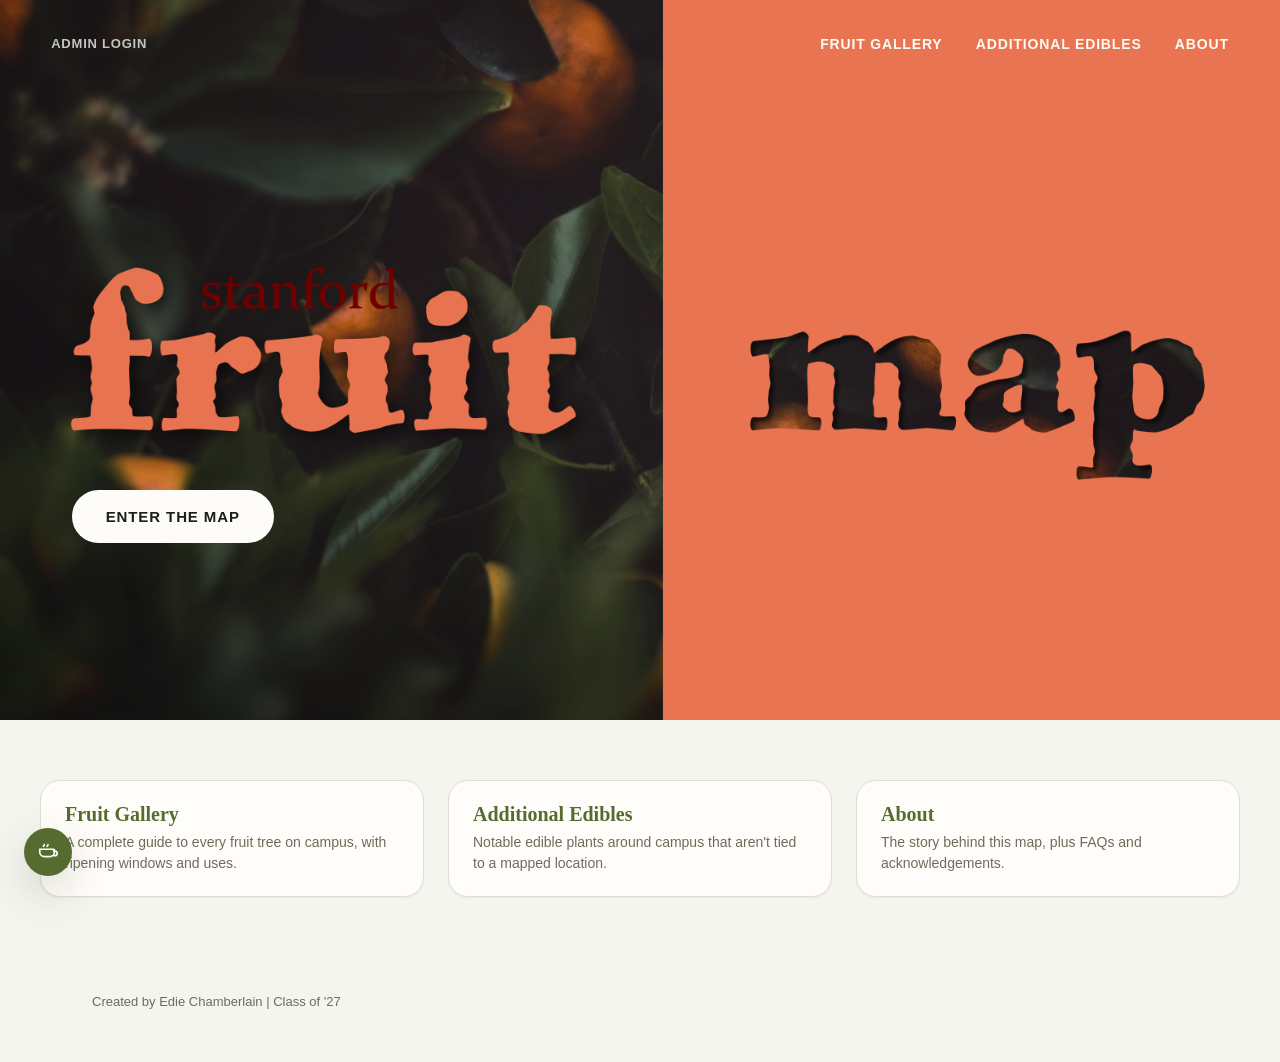
<file: index.html>
<!DOCTYPE html>
<html lang="en">
<head>
  <meta charset="UTF-8">
  <meta name="viewport" content="width=device-width, initial-scale=1.0">
  <meta http-equiv="Content-Security-Policy" content="default-src 'self'; script-src 'self' https://www.googletagmanager.com https://www.google-analytics.com; style-src 'self' 'unsafe-inline' https://fonts.googleapis.com; font-src 'self' https://fonts.gstatic.com; img-src 'self' data: https://www.google-analytics.com; connect-src 'self' https://www.google-analytics.com https://*.google-analytics.com https://www.googletagmanager.com; frame-src https://www.googletagmanager.com; object-src 'none'; base-uri 'self'; frame-ancestors 'self';">
  <meta http-equiv="X-Content-Type-Options" content="nosniff">
  <meta name="referrer" content="strict-origin-when-cross-origin">
  <title>Stanford Fruit Map</title>
  <link rel="icon" type="image/png" href="fruit-map/icons/orange.png">
  <link rel="preconnect" href="https://fonts.googleapis.com">
  <link rel="preconnect" href="https://fonts.gstatic.com" crossorigin>
  <link href="https://fonts.googleapis.com/css2?family=Cormorant+Garamond:ital,wght@0,500;0,600;0,700;1,500;1,600&family=Public+Sans:wght@400;500;600;700&display=swap" rel="stylesheet">
  <link rel="stylesheet" href="home.css" />

  <!-- Google Tag Manager — the init call lives in gtm.js rather than
       inline, since the site's CSP intentionally has no 'unsafe-inline'
       in script-src (that's a real XSS protection, not boilerplate). -->
  <script src="gtm.js"></script>
</head>
<body>
  <!-- Google Tag Manager (noscript) -->
  <noscript><iframe src="https://www.googletagmanager.com/ns.html?id=GTM-WT5KM7VB"
    height="0" width="0" style="display:none;visibility:hidden"></iframe></noscript>
  <!-- End Google Tag Manager (noscript) -->
  <!-- Hero: the designed baseline image (photo + "stanford"/"fruit"/"map"
       typography, already final) is used as-is, swapped for a dedicated
       portrait crop under 768px via CSS background-image media queries (see
       home.css) so each device only ever downloads its own image. Only the
       nav links and the "Enter the Map" button are real overlaid elements —
       positioned by percentage so they stay put as the image scales with
       the viewport. -->
  <section class="hero-image-wrap" role="img" aria-label="Stanford Fruit Map — campus foraging made easy">
    <a href="fruit-map/admin.html" class="hero-admin-link">Admin Login</a>

    <nav class="hero-nav-overlay">
      <a href="fruit-map/index.html#gallery">Fruit Gallery</a>
      <a href="fruit-map/index.html#edible">Additional Edibles</a>
      <a href="fruit-map/index.html#about">About</a>
    </nav>

    <button id="hamburgerBtn" class="hamburger-btn" aria-label="Open menu" aria-expanded="false" aria-controls="mobileNav">
      <span></span><span></span><span></span>
    </button>

    <nav id="mobileNav" class="mobile-nav">
      <a href="fruit-map/index.html#gallery">Fruit Gallery</a>
      <a href="fruit-map/index.html#edible">Additional Edibles</a>
      <a href="fruit-map/index.html#about">About</a>
    </nav>

    <a href="fruit-map/index.html" class="hero-cta-overlay">Enter the Map</a>
  </section>

  <div class="home-links">
    <a class="home-link-card" href="fruit-map/index.html#gallery">
      <h3>Fruit Gallery</h3>
      <p>A complete guide to every fruit tree on campus, with ripening windows and uses.</p>
    </a>
    <a class="home-link-card" href="fruit-map/index.html#edible">
      <h3>Additional Edibles</h3>
      <p>Notable edible plants around campus that aren't tied to a mapped location.</p>
    </a>
    <a class="home-link-card" href="fruit-map/index.html#about">
      <h3>About</h3>
      <p>The story behind this map, plus FAQs and acknowledgements.</p>
    </a>
  </div>

  <footer class="home-footer">
    <p>Created by Edie Chamberlain | Class of '27</p>
  </footer>

  <!-- Support the project. Swap in your real PayPal.Me / donation link. -->
  <div class="coffee-wrap">
    <a class="coffee-button" href="https://paypal.me/EdithChamberlain" target="_blank" rel="noopener" aria-label="Buy me a coffee">
      <svg viewBox="0 0 24 24" fill="none" stroke="currentColor" stroke-width="1.8" stroke-linecap="round" stroke-linejoin="round">
        <path d="M3 9h15a1 1 0 0 1 1 1v2a5 5 0 0 1-5 5H8a5 5 0 0 1-5-5V9Z" />
        <path d="M18 11h1.5a2.5 2.5 0 0 1 0 5H18" />
        <path d="M7 6c0-1 1-1 1-2M11 6c0-1 1-1 1-2" />
      </svg>
    </a>
    <span class="coffee-tooltip">Enjoy the map? Consider buying me a coffee!</span>
  </div>

  <script src="home.js"></script>
</body>
</html>
</file>
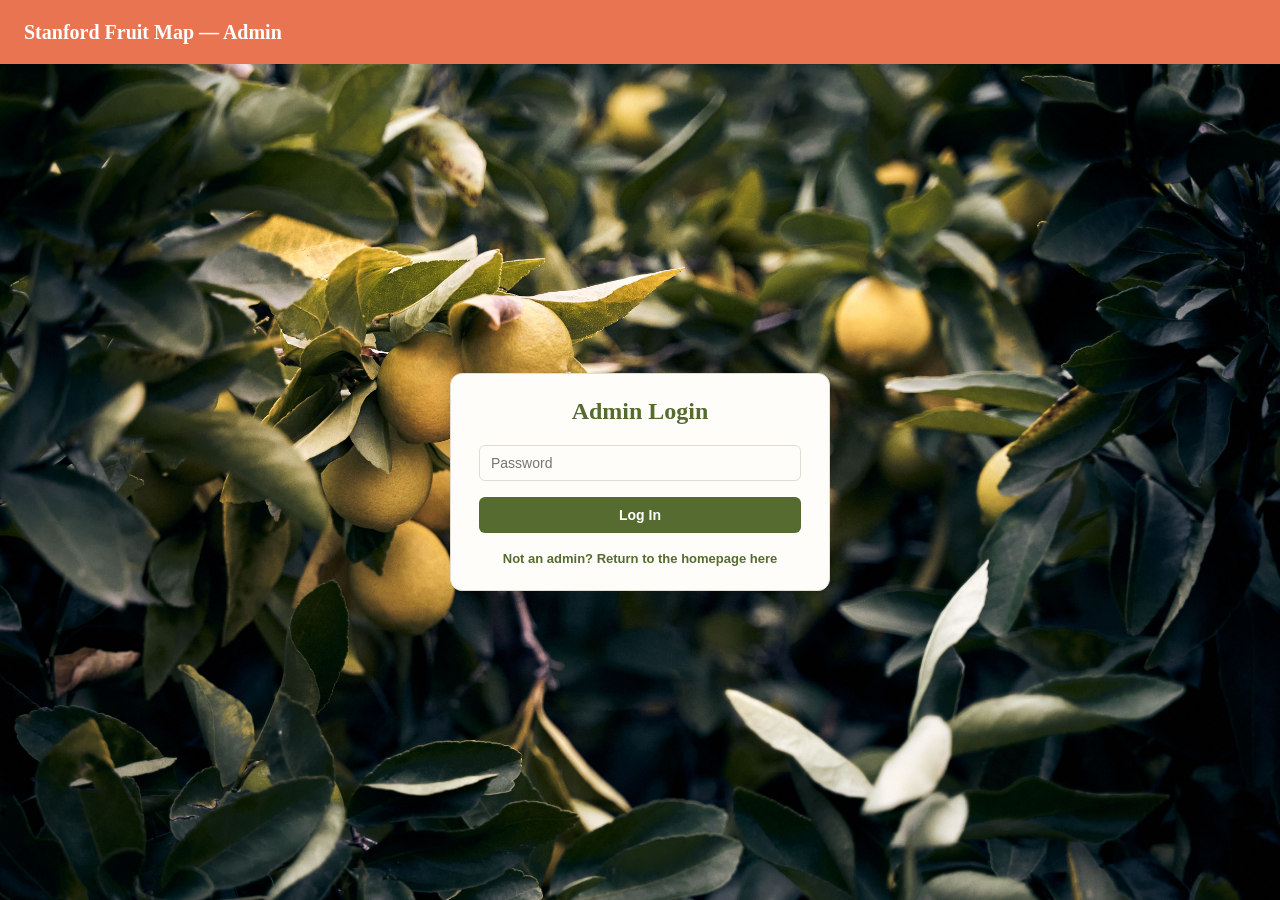
<file: fruit-map/admin.html>
<!DOCTYPE html>
<html lang="en">
<head>
  <meta charset="UTF-8" />
  <meta name="viewport" content="width=device-width, initial-scale=1.0" />
  <meta http-equiv="Content-Security-Policy" content="default-src 'self'; script-src 'self' https://esm.sh https://www.googletagmanager.com https://www.google-analytics.com; style-src 'self' 'unsafe-inline' https://fonts.googleapis.com; font-src 'self' https://fonts.gstatic.com; img-src 'self' data: https://khddpcovrmyixweoumqv.supabase.co https://www.google-analytics.com; connect-src 'self' https://khddpcovrmyixweoumqv.supabase.co https://www.google-analytics.com https://*.google-analytics.com https://www.googletagmanager.com; frame-src https://www.googletagmanager.com; object-src 'none'; base-uri 'self'; frame-ancestors 'self';">
  <meta http-equiv="X-Content-Type-Options" content="nosniff">
  <meta name="referrer" content="strict-origin-when-cross-origin">
  <title>Fruit Map Admin</title>
  <link rel="icon" type="image/png" href="icons/orange.png">
  <link rel="preconnect" href="https://fonts.googleapis.com">
  <link rel="preconnect" href="https://fonts.gstatic.com" crossorigin>
  <link href="https://fonts.googleapis.com/css2?family=Cormorant+Garamond:ital,wght@0,500;0,600;0,700;1,500;1,600&family=Public+Sans:wght@400;500;600;700&display=swap" rel="stylesheet">
  <link rel="stylesheet" href="css/admin.css" />

  <!-- Google Tag Manager — the init call lives in gtm.js rather than
       inline, since the site's CSP intentionally has no 'unsafe-inline'
       in script-src (that's a real XSS protection, not boilerplate). -->
  <script src="../gtm.js"></script>
</head>
<body>
  <!-- Google Tag Manager (noscript) -->
  <noscript><iframe src="https://www.googletagmanager.com/ns.html?id=GTM-WT5KM7VB"
    height="0" width="0" style="display:none;visibility:hidden"></iframe></noscript>
  <!-- End Google Tag Manager (noscript) -->

  <nav id="navbar">
    <a href="index.html" class="nav-brand" style="text-decoration: none; color: inherit;">Stanford Fruit Map — Admin</a>
  </nav>

  <div class="admin-content">

    <!-- LOGIN -->
    <section id="loginSection" class="login-screen">
      <div class="admin-card login-card">
        <h1>Admin Login</h1>
        <form id="loginForm">
          <input type="password" id="loginPassword" placeholder="Password" required autocomplete="current-password" />
          <button type="submit">Log In</button>
        </form>
        <p id="loginStatus"></p>
        <button id="wrongUserLogoutBtn" style="display:none;">Log out</button>
        <p class="login-return-link"><a href="../index.html">Not an admin? Return to the homepage here</a></p>
      </div>
    </section>

    <!-- ADMIN DASHBOARD -->
    <section id="dashboard" style="display:none;">
      <div class="admin-header">
        <span id="loggedInAs"></span>
        <button id="logoutBtn">Log out</button>
      </div>

      <div class="admin-grid">
      <section class="admin-card">
        <h2>Photo Submissions</h2>
        <div id="photoSubmissionsList"></div>
        <p id="photoSubmissionsStatus"></p>
      </section>

      <section class="admin-card">
        <h2>Pending Sightings</h2>
        <div id="pendingList"></div>
      </section>

      <section class="admin-card">
        <h2>Missing Plant Reports</h2>
        <div id="missingReportsList"></div>
        <p id="missingReportsStatus"></p>
      </section>

      <section class="admin-card">
        <h2>Species Info</h2>
        <label for="speciesSelect">Edit species:</label>
        <select id="speciesSelect"></select>

        <form id="speciesForm">
          <label for="speciesIconKey">Icon key (matches an icons/*.png filename, leave blank for default pin)</label>
          <input type="text" id="speciesIconKey" placeholder="e.g. Apple" />

          <label for="speciesScientificName">Scientific name</label>
          <input type="text" id="speciesScientificName" placeholder="e.g. Malus domestica" />

          <label for="speciesImage">Cover image path</label>
          <input type="text" id="speciesImage" placeholder="fruit-images/example.jpg" />

          <label for="speciesRipening">Ripening window</label>
          <input type="text" id="speciesRipening" placeholder="e.g. Late summer–fall" />

          <label>Months in season</label>
          <div id="monthsCheckboxes" class="months-grid"></div>

          <label for="speciesDescription">Description</label>
          <textarea id="speciesDescription"></textarea>

          <label for="speciesUsage">Usage</label>
          <textarea id="speciesUsage"></textarea>

          <button type="submit">Save Species Info</button>
        </form>
        <p id="speciesStatus"></p>

        <label>Extra Photos</label>
        <div id="speciesPhotos" class="photo-grid"></div>
        <label for="speciesPhotoUpload">Add photos</label>
        <input type="file" id="speciesPhotoUpload" accept="image/*" multiple />
      </section>

      <section class="admin-card">
        <h2>Edible Plants (Not on Map)</h2>
        <label for="ediblePlantSelect">Edit entry:</label>
        <select id="ediblePlantSelect"></select>

        <form id="ediblePlantForm">
          <label for="ediblePlantCommonName">Common name</label>
          <input type="text" id="ediblePlantCommonName" placeholder="e.g. Rosemary" required />

          <label for="ediblePlantScientificName">Scientific name</label>
          <input type="text" id="ediblePlantScientificName" placeholder="e.g. Salvia rosmarinus" />

          <label for="ediblePlantLocationNotes">Where it's found</label>
          <textarea id="ediblePlantLocationNotes"></textarea>

          <label for="ediblePlantUsage">What you can do with it</label>
          <textarea id="ediblePlantUsage"></textarea>

          <button type="submit">Save Entry</button>
        </form>
        <button type="button" id="deleteEdiblePlantBtn" class="delete-entry-btn">Delete this entry</button>
        <p id="ediblePlantStatus"></p>

        <label>Photos</label>
        <div id="ediblePlantPhotos" class="photo-grid"></div>
        <label for="ediblePlantPhotoUpload">Add photos</label>
        <input type="file" id="ediblePlantPhotoUpload" accept="image/*" multiple />
      </section>
      </div>

      <section class="admin-card">
        <h2>Manage Admins</h2>
        <div id="adminsList"></div>

        <form id="addAdminForm">
          <label for="newAdminEmail">Add admin by email</label>
          <input type="email" id="newAdminEmail" placeholder="newadmin@stanford.edu" required />
          <button type="submit">Add Admin</button>
        </form>
        <p id="adminsStatus"></p>
      </section>
    </section>

  </div>

  <script type="module" src="js/admin.js"></script>
</body>
</html>
</file>
<file: home.css>
@import "fruit-map/css/theme.css";

* {
  box-sizing: border-box;
}

html, body {
  margin: 0;
  padding: 0;
  min-height: 100vh;
  background: var(--color-bg);
  color: var(--color-text);
  font-family: var(--font-body);
}

/* Permanent, discreet scrollbar flush against the edge of the screen. */
html {
  scrollbar-width: thin;
  scrollbar-color: rgba(85, 107, 47, 0.35) transparent;
}
::-webkit-scrollbar {
  width: 8px;
  height: 8px;
  background: transparent;
}
::-webkit-scrollbar-thumb {
  background: rgba(85, 107, 47, 0.35);
  border-radius: 999px;
}
::-webkit-scrollbar-thumb:hover {
  background: rgba(85, 107, 47, 0.55);
}

a {
  color: inherit;
}

/* ─── Hero: your designed baseline image, used as-is ──────────
   The photo + "stanford"/"fruit"/"map" typography are all baked into
   site-images/hero-baseline.png (desktop) / mobile_hero.png (<=768px),
   applied as a CSS background-image so each device only ever downloads
   its own crop, never both. Only the nav links and the CTA button are
   real elements, positioned by percentage over the image so they stay
   put as it scales with the viewport. */
.hero-image-wrap {
  position: relative;
  width: 100%;
  aspect-ratio: 16 / 9;
  background-image: url('site-images/hero-baseline.png');
  background-size: cover;
  background-position: center;
}

/* Sits over the dark side of the photo, top-left — subtle on purpose,
   this is a utility link for the site owner, not a visitor-facing CTA. */
.hero-admin-link {
  position: absolute;
  top: 5%;
  left: 4%;
  text-decoration: none;
  font-size: clamp(11px, 1.1vw, 13px);
  font-weight: 600;
  letter-spacing: var(--tracking-wide);
  text-transform: uppercase;
  color: rgba(253, 252, 248, 0.75);
  transition: color 0.2s ease;
}

.hero-admin-link:hover {
  color: #fdfcf8;
}

.hero-nav-overlay {
  position: absolute;
  top: 5%;
  right: 4%;
  display: flex;
  align-items: center;
  gap: clamp(16px, 2.6vw, 40px);
}

.hero-nav-overlay a {
  text-decoration: none;
  font-size: clamp(11px, 1.1vw, 14px);
  font-weight: 600;
  letter-spacing: var(--tracking-wide);
  text-transform: uppercase;
  color: #fdfcf8;
  transition: opacity 0.2s ease;
}

.hero-nav-overlay a:hover {
  opacity: 0.6;
}

/* Hamburger menu — hidden on desktop, shown in its place under 768px. */
.hamburger-btn {
  display: none;
  position: absolute;
  top: calc(5% - 24px);
  right: 4%;
  width: 40px;
  height: 40px;
  flex-direction: column;
  align-items: center;
  justify-content: center;
  gap: 5px;
  background: rgba(28, 31, 22, 0.3);
  border: none;
  border-radius: 50%;
  cursor: pointer;
  z-index: 20;
}

.hamburger-btn span {
  width: 18px;
  height: 2px;
  background: #fdfcf8;
  border-radius: 2px;
  transition: transform 0.2s ease, opacity 0.2s ease;
}

.hamburger-btn.open span:nth-child(1) {
  transform: translateY(7px) rotate(45deg);
}

.hamburger-btn.open span:nth-child(2) {
  opacity: 0;
}

.hamburger-btn.open span:nth-child(3) {
  transform: translateY(-7px) rotate(-45deg);
}

.mobile-nav {
  display: none;
  flex-direction: column;
  position: absolute;
  top: calc(5% + 24px);
  right: 4%;
  min-width: 190px;
  background: #1c1f16;
  border-radius: var(--radius-md);
  padding: 8px 0;
  box-shadow: var(--shadow-lg);
  z-index: 20;
}

.mobile-nav.open {
  display: flex;
}

.mobile-nav a {
  padding: 12px 20px;
  text-decoration: none;
  font-size: 14px;
  font-weight: 600;
  letter-spacing: var(--tracking-wide);
  text-transform: uppercase;
  color: #fdfcf8;
}

.mobile-nav a:hover {
  background: rgba(255, 255, 255, 0.08);
}

.hero-cta-overlay {
  position: absolute;
  top: 68%;
  left: 5.6%;
  display: inline-flex;
  align-items: center;
  background: #fdfcf8;
  color: #1c1f16;
  text-decoration: none;
  font-weight: 600;
  font-size: clamp(12px, 1.3vw, 15px);
  letter-spacing: var(--tracking-wide);
  text-transform: uppercase;
  padding: clamp(10px, 1.6vw, 18px) clamp(18px, 2.8vw, 34px);
  border-radius: 999px;
  box-shadow: var(--shadow-lg);
  transition: transform 0.25s ease, box-shadow 0.25s ease;
}

.hero-cta-overlay:hover {
  transform: translateY(-3px);
}

/* Dedicated portrait crop below 768px, with the nav collapsed into a
   hamburger menu and the CTA repositioned to sit under "map". Measured
   against mobile_hero.png's actual layout (map text spans ~54%–71% of the
   image height, ~6%–94% of the width). */
@media (max-width: 768px) {
  .hero-image-wrap {
    aspect-ratio: 9 / 16;
    background-image: url('site-images/mobile_hero.png');
  }

  .hero-nav-overlay {
    display: none;
  }

  .hamburger-btn {
    display: flex;
  }

  .hero-cta-overlay {
    top: 76%;
    left: 50%;
    transform: translateX(-50%);
  }

  .hero-cta-overlay:hover {
    transform: translateX(-50%) translateY(-3px);
  }
}

/* Secondary entry points */
.home-links {
  display: flex;
  justify-content: center;
  gap: 24px;
  flex-wrap: wrap;
  max-width: 1300px;
  margin: 0 auto;
  padding: 60px 40px;
}

.home-link-card {
  flex: 1;
  min-width: 240px;
  background: var(--color-surface);
  border: 1px solid var(--color-border);
  border-radius: var(--radius-lg);
  padding: 22px 24px;
  text-decoration: none;
  box-shadow: var(--shadow-sm);
  transition: transform 0.25s ease, box-shadow 0.25s ease;
}

.home-link-card:hover {
  transform: translateY(-4px);
  box-shadow: var(--shadow-md);
}

.home-link-card h3 {
  font-family: var(--font-heading);
  font-size: 20px;
  margin: 0 0 6px 0;
  color: var(--color-primary);
}

.home-link-card p {
  margin: 0;
  font-size: 14px;
  color: var(--color-text-muted);
  line-height: 1.5;
}

/* Footer — left padding clears the fixed coffee button in the corner. */
.home-footer {
  padding: 24px 40px 40px 92px;
  color: var(--color-text-muted);
  font-size: 13px;
}

/* Buy me a coffee — the tooltip is 0-width/hidden until the wrapper is
   hovered, then slides out to the right from behind the circle. */
.coffee-wrap {
  position: fixed;
  bottom: 24px;
  left: 24px;
  z-index: 2000;
  display: flex;
  align-items: center;
}

.coffee-button {
  width: 48px;
  height: 48px;
  border-radius: 50%;
  background: var(--color-primary);
  color: var(--color-primary-contrast);
  display: flex;
  align-items: center;
  justify-content: center;
  box-shadow: var(--shadow-lg);
  text-decoration: none;
  flex-shrink: 0;
  transition: background 0.2s ease;
}

.coffee-wrap:hover .coffee-button {
  background: var(--color-primary-hover);
}

.coffee-button svg {
  width: 22px;
  height: 22px;
}

.coffee-tooltip {
  max-width: 0;
  opacity: 0;
  overflow: hidden;
  white-space: nowrap;
  background: var(--color-surface);
  color: var(--color-text);
  border: 1px solid var(--color-border);
  border-radius: 999px;
  font-size: 13px;
  font-weight: 600;
  box-shadow: var(--shadow-md);
  padding: 0;
  margin-left: 0;
  transition: max-width 0.35s ease, opacity 0.3s ease, padding 0.35s ease, margin-left 0.35s ease;
}

.coffee-wrap:hover .coffee-tooltip {
  max-width: 340px;
  opacity: 1;
  padding: 10px 18px;
  margin-left: 12px;
}

@media (max-width: 640px) {
  .home-links {
    padding-left: 24px;
    padding-right: 24px;
  }
}
</file>
<file: fruit-map/css/admin.css>
@import "theme.css";

* {
  box-sizing: border-box;
}

body, html {
  margin: 0;
  padding: 0;
  font-family: var(--font-body);
  background: var(--color-bg);
  color: var(--color-text);
}

/* Permanent, discreet scrollbar flush against the edge of the screen. */
html {
  scrollbar-width: thin;
  scrollbar-color: rgba(85, 107, 47, 0.35) transparent;
}
::-webkit-scrollbar {
  width: 8px;
  height: 8px;
  background: transparent;
}
::-webkit-scrollbar-thumb {
  background: rgba(85, 107, 47, 0.35);
  border-radius: 999px;
}
::-webkit-scrollbar-thumb:hover {
  background: rgba(85, 107, 47, 0.55);
}

h1, h2, h3 {
  font-family: var(--font-heading);
  font-weight: 600;
  line-height: 1.15;
}

#navbar {
  height: var(--nav-height);
  background: var(--color-accent);
  color: var(--color-accent-contrast);
  display: flex;
  align-items: center;
  justify-content: space-between;
  padding: 0 24px;
  box-shadow: var(--shadow-md);
}

.nav-brand {
  font-family: var(--font-heading);
  font-size: 20px;
  font-weight: 600;
}

.admin-content {
  max-width: 1400px;
  margin: 0 auto;
  padding: 40px 20px 80px;
}

.admin-card {
  background: var(--color-surface);
  border: 1px solid var(--color-border);
  border-radius: var(--radius-md);
  padding: 24px 28px;
  margin-bottom: 24px;
  box-shadow: var(--shadow-md);
}

.admin-grid {
  display: grid;
  grid-template-columns: 1fr 1fr;
  gap: 24px;
  align-items: start;
  margin-bottom: 24px;
}

.admin-grid .admin-card {
  margin-bottom: 0;
}

@media (max-width: 900px) {
  .admin-grid {
    grid-template-columns: 1fr;
  }
}

.admin-card h1, .admin-card h2 {
  color: var(--color-primary);
  margin-top: 0;
}

/* Login screen: a full-bleed, fixed (non-scrolling) background photo below
   the navbar, with the login card centered on top of it. */
.login-screen {
  display: flex;
  align-items: center;
  justify-content: center;
  position: fixed;
  top: var(--nav-height);
  left: 0;
  right: 0;
  bottom: 0;
  padding: 20px;
  background-image: url('../../site-images/lemon_admin_page.jpg');
  background-size: cover;
  background-position: center;
  background-repeat: no-repeat;
}

.login-card {
  width: 100%;
  max-width: 380px;
  margin-bottom: 0;
  text-align: center;
}

.login-return-link {
  margin: 18px 0 0;
  font-size: 13px;
  color: var(--color-text-muted);
}

.login-return-link a {
  color: var(--color-primary);
  font-weight: 600;
  text-decoration: none;
}

.login-return-link a:hover {
  text-decoration: underline;
}

.admin-header {
  display: flex;
  justify-content: space-between;
  align-items: center;
  margin-bottom: 20px;
  color: var(--color-text-muted);
}

#loginForm, #speciesForm, #ediblePlantForm, #addAdminForm {
  display: flex;
  flex-direction: column;
  gap: 8px;
}

#speciesForm label, #loginForm label, #ediblePlantForm label, #addAdminForm label, .admin-card > label {
  font-weight: 600;
  font-size: 14px;
  margin-top: 8px;
  color: var(--color-text);
}

input, select, textarea, button {
  font-family: inherit;
  font-size: 14px;
}

input[type="email"], input[type="text"], input[type="password"], input[type="file"], select, textarea {
  padding: 9px 11px;
  border: 1px solid var(--color-border);
  border-radius: var(--radius-sm);
  background: var(--color-surface);
  color: var(--color-text);
}

input[type="password"]:focus {
  outline: none;
  border-color: var(--color-primary);
}

textarea {
  min-height: 80px;
  resize: vertical;
}

button {
  background: var(--color-primary);
  color: var(--color-primary-contrast);
  border: none;
  padding: 10px 16px;
  border-radius: var(--radius-sm);
  font-weight: 600;
  cursor: pointer;
  margin-top: 8px;
}

button:hover {
  background: var(--color-primary-hover);
}

#logoutBtn {
  background: transparent;
  color: var(--color-text-muted);
  border: 1px solid var(--color-border);
  margin-top: 0;
  padding: 8px 14px;
}

#logoutBtn:hover {
  background: var(--color-primary-tint);
  color: var(--color-text);
}

.months-grid {
  display: grid;
  grid-template-columns: repeat(3, 1fr);
  gap: 4px;
  font-weight: normal;
  font-size: 13px;
}

.months-grid label {
  font-weight: normal;
  margin-top: 0;
  display: flex;
  align-items: center;
  gap: 4px;
  color: var(--color-text);
}

.pending-item {
  border: 1px solid var(--color-border);
  border-radius: var(--radius-md);
  padding: 16px;
  margin-bottom: 15px;
}

.pending-item img {
  max-width: 100%;
  max-height: 200px;
  border-radius: var(--radius-sm);
  display: block;
  margin: 10px 0;
}

.pending-item .actions {
  display: flex;
  gap: 10px;
  margin-top: 10px;
}

.pending-item .actions button {
  margin-top: 0;
}

.reject-btn {
  background: var(--color-danger);
}

.reject-btn:hover {
  background: var(--color-danger-hover);
}

.empty-state {
  color: var(--color-text-muted);
  font-style: italic;
}

/* Manage Admins */
.admin-list-item {
  display: flex;
  justify-content: space-between;
  align-items: center;
  padding: 10px 0;
  border-bottom: 1px solid var(--color-border);
}

.admin-list-item:last-child {
  border-bottom: none;
}

.delete-entry-btn {
  margin-top: 10px;
  background: transparent;
  color: var(--color-danger);
  border: 1px solid var(--color-border);
  border-radius: var(--radius-sm);
  padding: 6px 12px;
}

.delete-entry-btn:hover {
  background: var(--color-danger);
  color: var(--color-primary-contrast);
}

.admin-list-item .remove-admin-btn {
  background: transparent;
  color: var(--color-danger);
  border: 1px solid var(--color-border);
  margin-top: 0;
  padding: 6px 12px;
}

.admin-list-item .remove-admin-btn:hover {
  background: var(--color-danger);
  color: var(--color-primary-contrast);
}

/* Edible Plants photo management */
.photo-grid {
  display: grid;
  grid-template-columns: repeat(auto-fill, minmax(100px, 1fr));
  gap: 10px;
  margin: 10px 0;
}

.photo-thumb {
  position: relative;
  border-radius: var(--radius-sm);
  overflow: hidden;
  border: 1px solid var(--color-border);
}

.photo-thumb img {
  width: 100%;
  height: 90px;
  object-fit: cover;
  display: block;
}

.photo-thumb .delete-photo-btn {
  position: absolute;
  top: 4px;
  right: 4px;
  width: 22px;
  height: 22px;
  padding: 0;
  margin: 0;
  border-radius: 50%;
  background: var(--color-danger);
  color: var(--color-primary-contrast);
  font-size: 12px;
  line-height: 1;
}

.photo-thumb .delete-photo-btn:hover {
  background: var(--color-danger-hover);
}

.photo-thumb-wrap {
  display: flex;
  flex-direction: column;
  gap: 4px;
}

.photo-credit-input {
  width: 100%;
  font-size: 11px;
  padding: 3px 6px;
  border: 1px solid var(--color-border);
  border-radius: var(--radius-sm);
}
</file>
